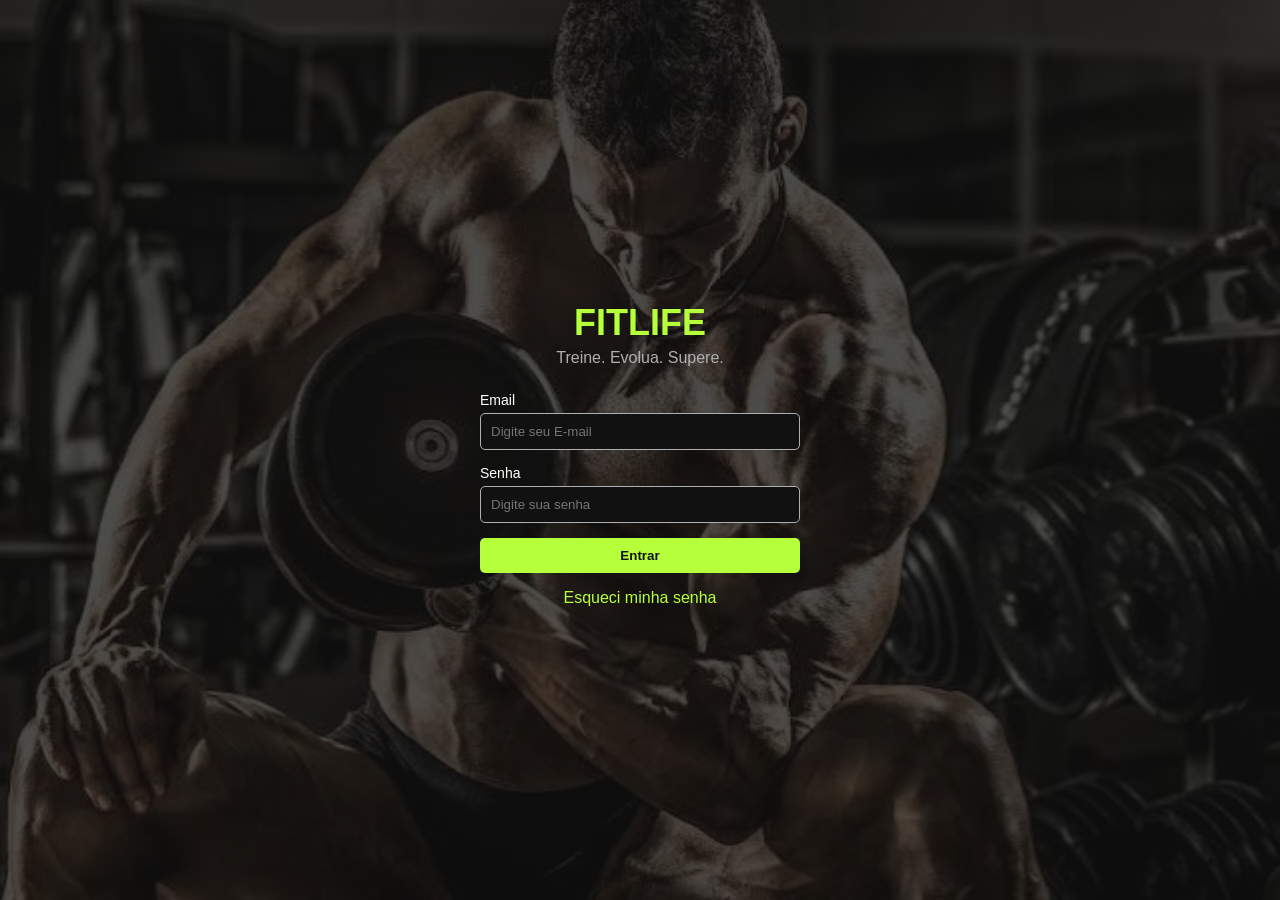
<file: index.html>
<!DOCTYPE html>
<html lang="pt-BR">

<head>

    <meta charset="UTF-8">

    <meta name="viewport" content="width=device-width, initial-scale=1.0">

    <title>FitLife - Login</title>

    <link rel="stylesheet" href="style.css">

</head>

<body class="pagina-login">

    <div class="caixa-login"> 
        <h1>FITLIFE</h1> 
        <h2>Treine. Evolua. Supere.</h2>

        <form id="form-login">

            <label for="email">
                Email
            </label>
            <input type="email"
            id="email"
            placeholder="Digite seu E-mail"
            required
            >

            <label for="senha"> 
                Senha
            </label>
            <input type="password"
            id="senha"
            placeholder="Digite sua senha"
            required
            >

            <button type="submit">
                Entrar
            </button>

            <p class="recuperar-senha">
    <a href="#" id="abrir-recuperacao">
        Esqueci minha senha
    </a>
</p>


<div
    id="recuperacao-senha"
    class="recuperacao-senha"
>

    <h3>Recuperar senha</h3>

    <p>
        Digite seu e-mail cadastrado.
    </p>

    <input
        type="email"
        id="email-recuperacao"
        placeholder="Digite seu e-mail"
    >

    <button
        type="button"
        id="enviar-recuperacao"
    >
        Recuperar senha
    </button>

    <p id="mensagem-recuperacao">
    </p>

</div>

            <p id="mensagem-erro"></p>

            

        </form>

    </div>


    <script src="script.js"></script>
</body>

</html>
</file>
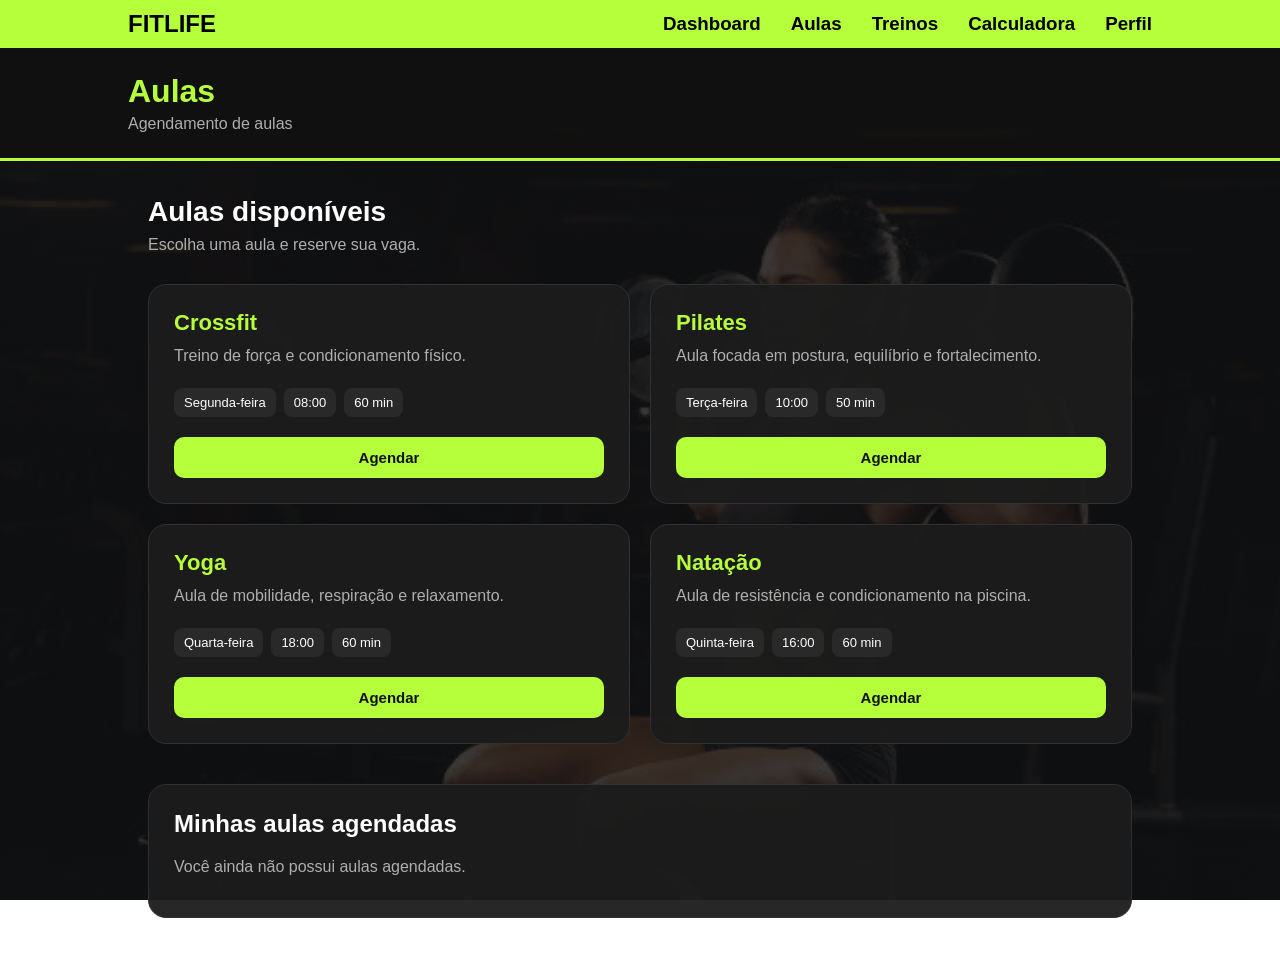
<file: aulas.html>
<!DOCTYPE html>
<html lang="pt-BR">

<head>

    <meta charset="UTF-8">

    <meta name="viewport" content="width=device-width, initial-scale=1.0">

    <title>Aulas - FitLife</title>

    <link rel="stylesheet" href="style.css">

</head>

<body class="body-aulas">

    <div class="menu">

        <a href="index.html">
            <h2>FITLIFE</h2>
        </a>

        <div class="links-menu">

            <a href="dashboard.html">
                <h3>Dashboard</h3>
            </a>

            <a href="aulas.html">
                <h3>Aulas</h3>
            </a>

            <a href="treinos.html">
                <h3>Treinos</h3>
            </a>

            <a href="calculadora.html">
                <h3>Calculadora</h3>
            </a>

            <a href="perfil.html">
                <h3>Perfil</h3>
            </a>

        </div>

    </div>


    <header class="aulas-header">

        <h1>Aulas</h1>

        <p>Agendamento de aulas</p>

    </header>


    <main class="pagina-aulas">

        <section class="titulo-aulas">

            <h2>Aulas disponíveis</h2>

            <p>
                Escolha uma aula e reserve sua vaga.
            </p>

        </section>


        <section class="grade-aulas">


            <div class="card-aula">

                <div class="info-aula">

                    <h3>Crossfit</h3>

                    <p>
                        Treino de força e condicionamento físico.
                    </p>

                    <div class="dados-aula">

                        <span>Segunda-feira</span>

                        <span>08:00</span>

                        <span>60 min</span>

                    </div>

                </div>


                <button
                    type="button"
                    class="botao-agendar"
                    data-aula="Crossfit"
                >
                    Agendar
                </button>

            </div>


            <div class="card-aula">

                <div class="info-aula">

                    <h3>Pilates</h3>

                    <p>
                        Aula focada em postura, equilíbrio e fortalecimento.
                    </p>

                    <div class="dados-aula">

                        <span>Terça-feira</span>

                        <span>10:00</span>

                        <span>50 min</span>

                    </div>

                </div>


                <button
                    type="button"
                    class="botao-agendar"
                    data-aula="Pilates"
                >
                    Agendar
                </button>

            </div>


            <div class="card-aula">

                <div class="info-aula">

                    <h3>Yoga</h3>

                    <p>
                        Aula de mobilidade, respiração e relaxamento.
                    </p>

                    <div class="dados-aula">

                        <span>Quarta-feira</span>

                        <span>18:00</span>

                        <span>60 min</span>

                    </div>

                </div>


                <button
                    type="button"
                    class="botao-agendar"
                    data-aula="Yoga"
                >
                    Agendar
                </button>

            </div>


            <div class="card-aula">

                <div class="info-aula">

                    <h3>Natação</h3>

                    <p>
                        Aula de resistência e condicionamento na piscina.
                    </p>

                    <div class="dados-aula">

                        <span>Quinta-feira</span>

                        <span>16:00</span>

                        <span>60 min</span>

                    </div>

                </div>


                <button
                    type="button"
                    class="botao-agendar"
                    data-aula="Natação"
                >
                    Agendar
                </button>

            </div>

        </section>


        <section class="minhas-aulas">

            <h2>Minhas aulas agendadas</h2>

            <p id="mensagem-aulas">
                Você ainda não possui aulas agendadas.
            </p>

            <div id="lista-aulas-agendadas">
            </div>

        </section>

    </main>


    <script src="script.js"></script>

</body>

</html>
</file>
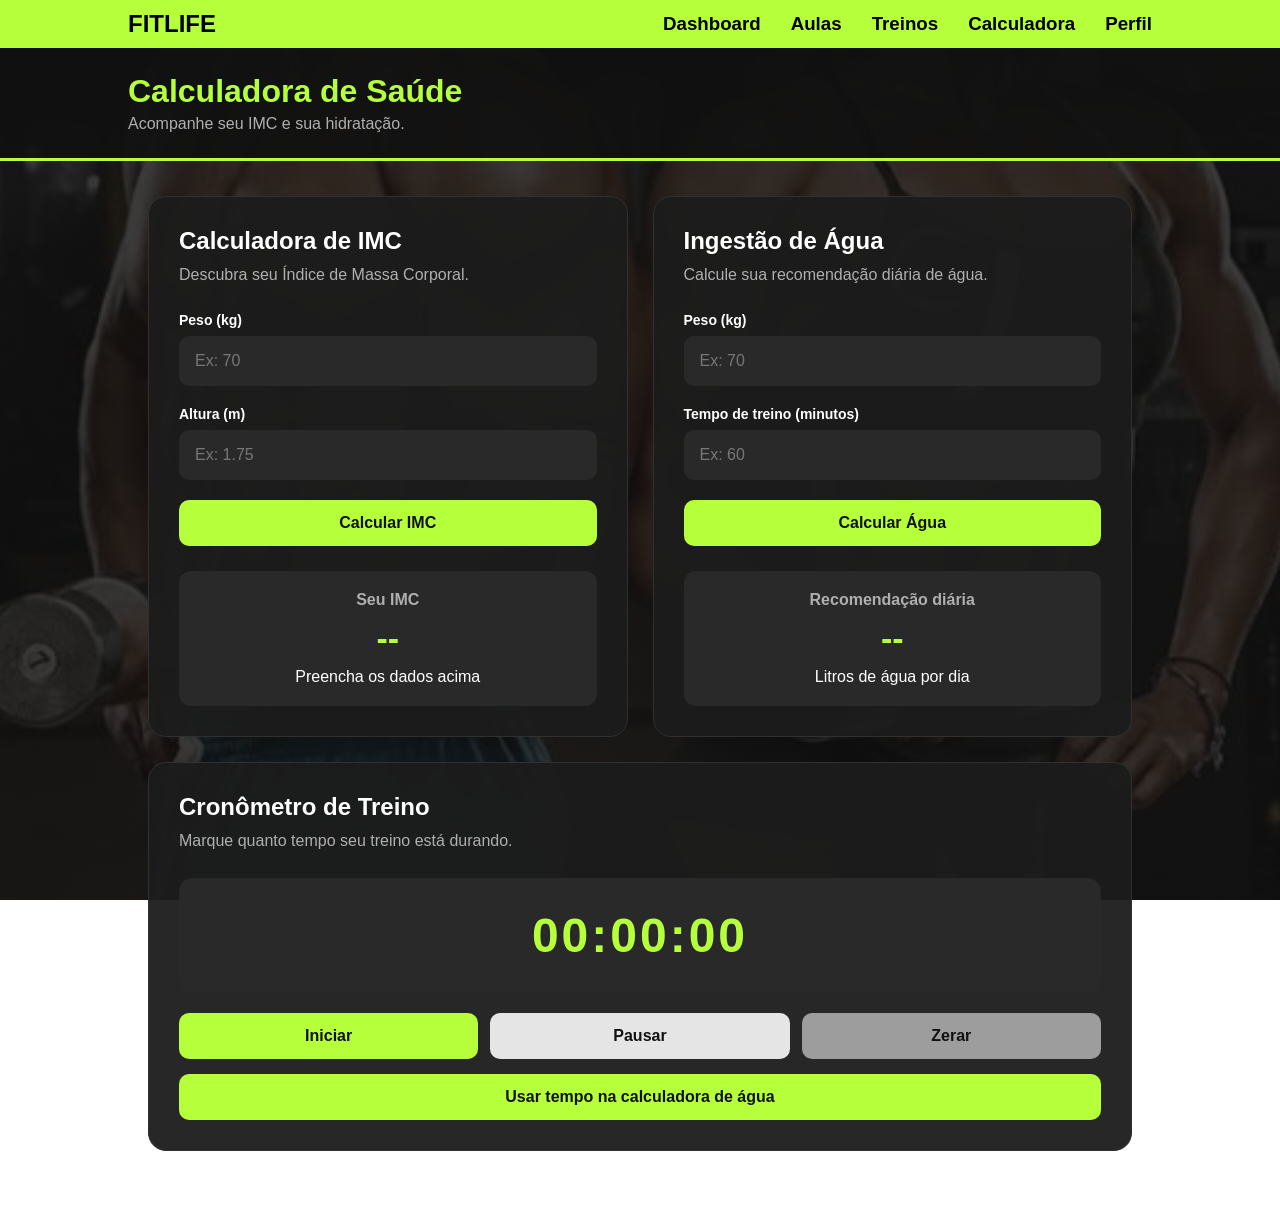
<file: calculadora.html>
<!DOCTYPE html>
<html lang="pt-BR">

<head>

    <meta charset="UTF-8">

    <meta name="viewport" content="width=device-width, initial-scale=1.0">

    <title>Calculadora - FitLife</title>

    <link rel="stylesheet" href="style.css">

</head>

<body class="body-calculadora">

    <div class="menu">

        <a href="index.html">
            <h2>FITLIFE</h2>
        </a>

        <div class="links-menu">

            <a href="dashboard.html">
                <h3>Dashboard</h3>
            </a>

            <a href="aulas.html">
                <h3>Aulas</h3>
            </a>

            <a href="treinos.html">
                <h3>Treinos</h3>
            </a>

            <a href="calculadora.html">
                <h3>Calculadora</h3>
            </a>

            <a href="perfil.html">
                <h3>Perfil</h3>
            </a>

        </div>

    </div>


    <header class="calculadora-header">

        <h1>Calculadora de Saúde</h1>

        <p>
            Acompanhe seu IMC e sua hidratação.
        </p>

    </header>


    <main class="pagina-calculadora">


        <section class="calculadora-card">

            <h2>Calculadora de IMC</h2>

            <p>
                Descubra seu Índice de Massa Corporal.
            </p>


            <div class="campo-calculadora">

                <label for="peso">
                    Peso (kg)
                </label>

                <input
                    type="number"
                    id="peso"
                    placeholder="Ex: 70"
                    min="1"
                >

            </div>


            <div class="campo-calculadora">

                <label for="altura">
                    Altura (m)
                </label>

                <input
                    type="number"
                    id="altura"
                    placeholder="Ex: 1.75"
                    min="0.1"
                    step="0.01"
                >

            </div>


            <button
                type="button"
                id="calcular-imc"
            >
                Calcular IMC
            </button>


            <div class="resultado-calculadora">

                <h3>Seu IMC</h3>

                <p id="resultado-imc">
                    --
                </p>

                <span id="classificacao-imc">
                    Preencha os dados acima
                </span>

            </div>

        </section>


        <section class="calculadora-card">

            <h2>Ingestão de Água</h2>

            <p>
                Calcule sua recomendação diária de água.
            </p>


            <div class="campo-calculadora">

                <label for="peso-agua">
                    Peso (kg)
                </label>

                <input
                    type="number"
                    id="peso-agua"
                    placeholder="Ex: 70"
                    min="1"
                >

            </div>


            <div class="campo-calculadora">

                <label for="tempo-treino">
                    Tempo de treino (minutos)
                </label>

                <input
                    type="number"
                    id="tempo-treino"
                    placeholder="Ex: 60"
                    min="0"
                >

            </div>


            <button
                type="button"
                id="calcular-agua"
            >
                Calcular Água
            </button>


            <div class="resultado-calculadora">

                <h3>Recomendação diária</h3>

                <p id="resultado-agua">
                    --
                </p>

                <span>
                    Litros de água por dia
                </span>

            </div>

        </section>


        <section class="calculadora-card cronometro-card">

            <h2>Cronômetro de Treino</h2>

            <p>
                Marque quanto tempo seu treino está durando.
            </p>


            <div class="cronometro-display">

                <p id="cronometro">
                    00:00:00
                </p>

            </div>


            <div class="botoes-cronometro">

                <button
                    type="button"
                    id="iniciar-cronometro"
                >
                    Iniciar
                </button>


                <button
                    type="button"
                    id="pausar-cronometro"
                >
                    Pausar
                </button>


                <button
                    type="button"
                    id="zerar-cronometro"
                >
                    Zerar
                </button>

            </div>


            <button
                type="button"
                id="usar-tempo-cronometro"
            >
                Usar tempo na calculadora de água
            </button>

        </section>

    </main>


    <script src="script.js"></script>

</body>

</html>
</file>
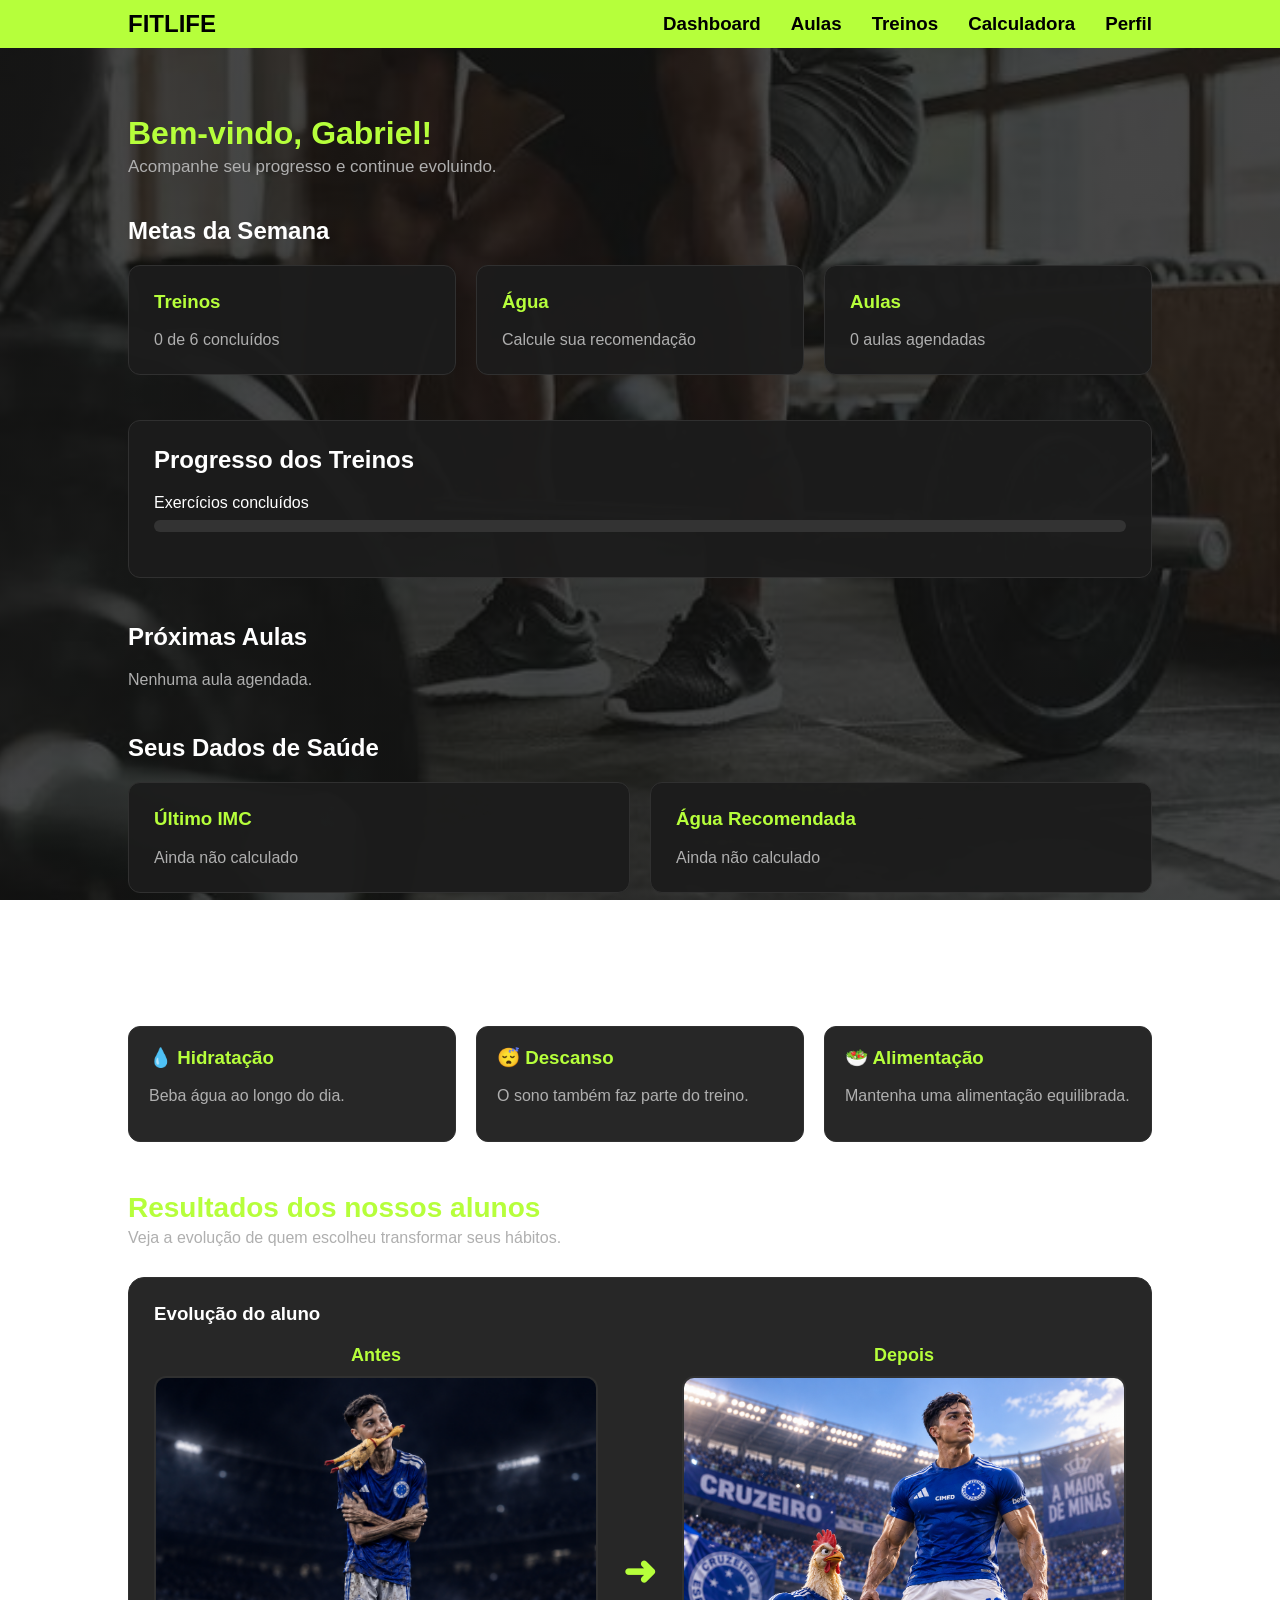
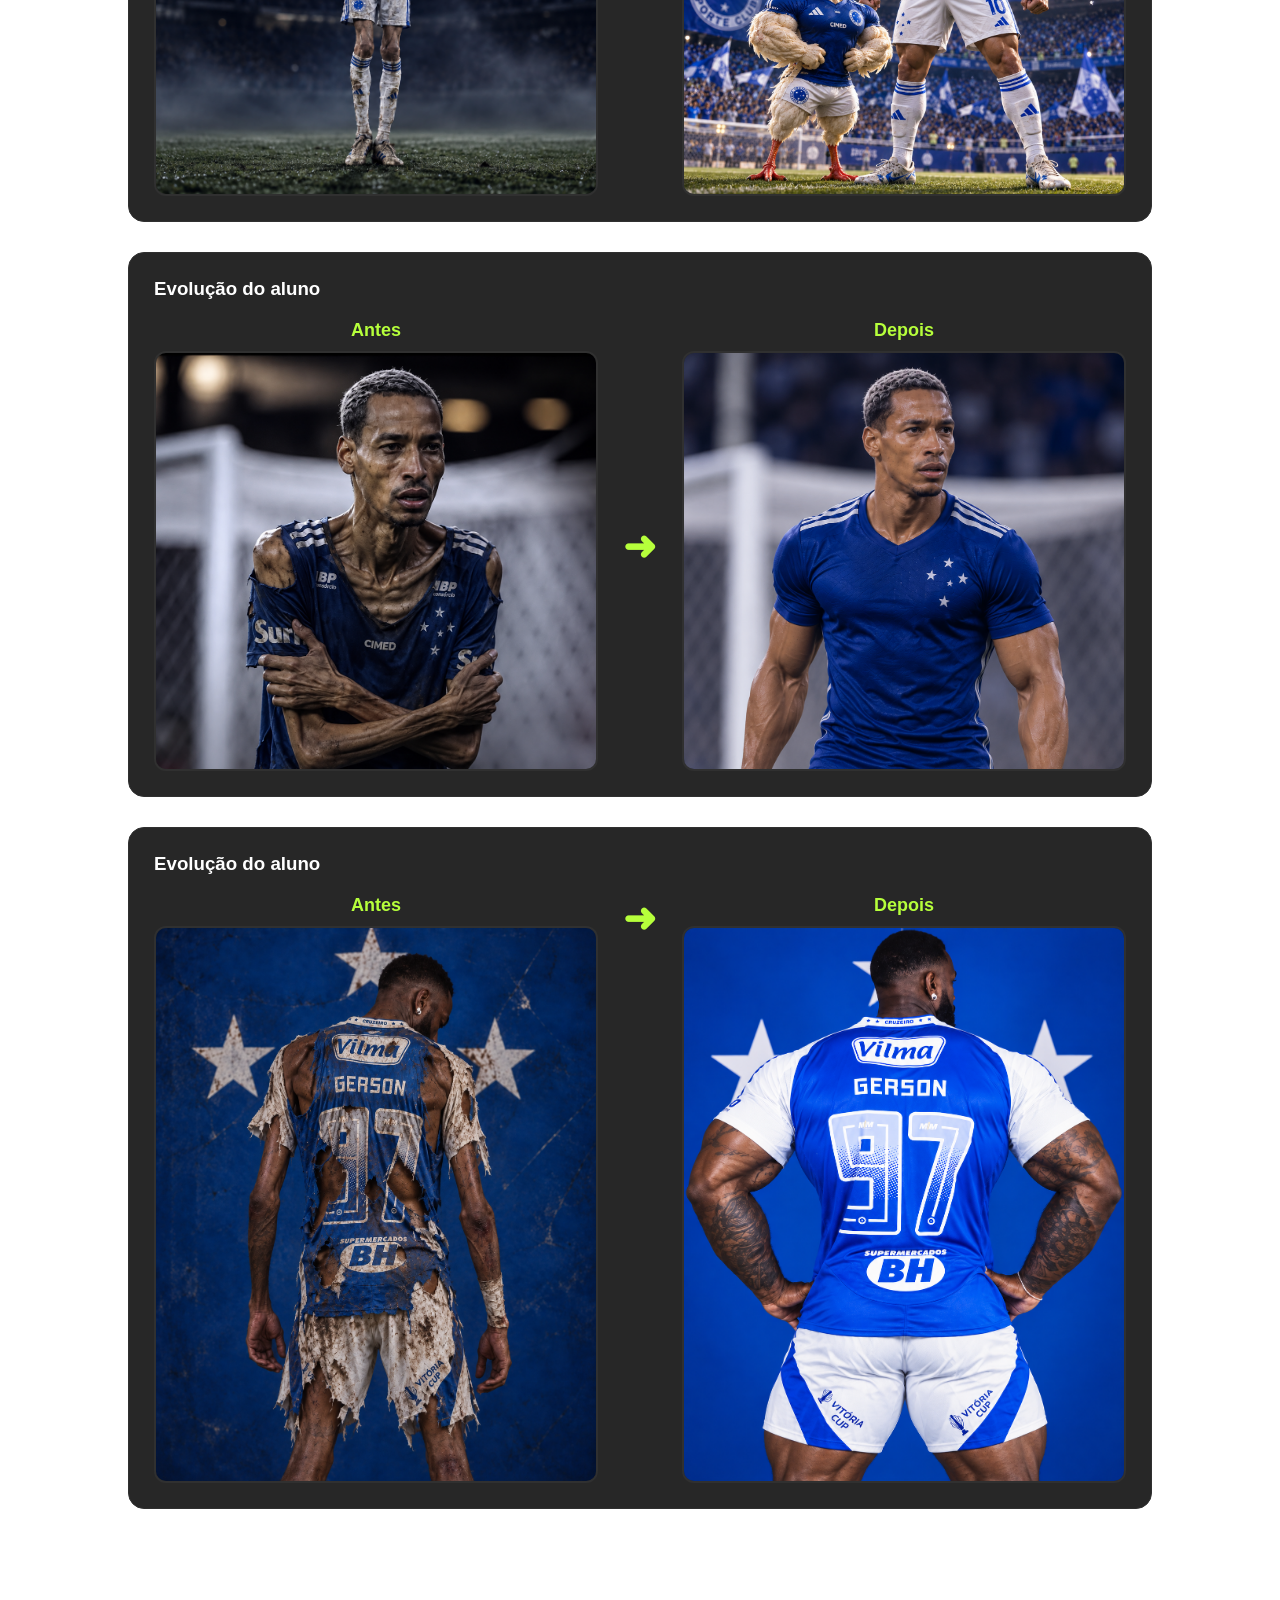
<file: dashboard.html>
<!DOCTYPE html>
<html lang="pt-BR">

<head>
    <meta charset="UTF-8">
    <meta name="viewport" content="width=device-width, initial-scale=1.0">

    <title>FitLife - Dashboard</title>

    <link rel="stylesheet" href="style.css">
</head>

<body class="pagina-dashboard">

    <div class="menu">

        <a href="index.html">
            <h2>FITLIFE</h2>
        </a>

        <div class="links-menu">

            <a href="dashboard.html">
                <h3>Dashboard</h3>
            </a>

            <a href="aulas.html">
                <h3>Aulas</h3>
            </a>

            <a href="treinos.html">
                <h3>Treinos</h3>
            </a>

            <a href="calculadora.html">
                <h3>Calculadora</h3>
            </a>

            <a href="perfil.html">
                <h3>Perfil</h3>
            </a>

        </div>

    </div>


    <main class="conteudo-dashboard">

        <section class="boas-vindas">

            <h1>Bem-vindo, Gabriel!</h1>

            <p>
                Acompanhe seu progresso e continue evoluindo.
            </p>

        </section>


        <section class="metas-semana">

            <h2>Metas da Semana</h2>

            <div class="cards-metas">

                <div class="card-meta">

                    <h3>Treinos</h3>

                    <p id="meta-treinos">
                        0 de 6 concluídos
                    </p>

                </div>


                <div class="card-meta">

                    <h3>Água</h3>

                    <p id="meta-agua">
                        Calcule sua recomendação
                    </p>

                </div>


                <div class="card-meta">

                    <h3>Aulas</h3>

                    <p id="meta-aulas">
                        0 aulas agendadas
                    </p>

                </div>

            </div>

        </section>


        <section class="progresso-semana">

            <h2>Progresso dos Treinos</h2>

            <div class="progresso-item">

                <p>Exercícios concluídos</p>

                <div class="barra">

                    <div
                        class="barra-preenchida"
                        id="barra-dashboard-treinos">
                    </div>

                </div>

            </div>

        </section>


        <section class="proximas-aulas">

            <h2>Próximas Aulas</h2>

            <div id="proximas-aulas-dashboard">

                <p>
                    Nenhuma aula agendada.
                </p>

            </div>

        </section>


        <section class="resumo-saude">

            <h2>Seus Dados de Saúde</h2>

            <div class="cards-metas">

                <div class="card-meta">

                    <h3>Último IMC</h3>

                    <p id="dashboard-imc">
                        Ainda não calculado
                    </p>

                </div>


                <div class="card-meta">

                    <h3>Água Recomendada</h3>

                    <p id="dashboard-agua">
                        Ainda não calculado
                    </p>

                </div>

            </div>

        </section>


        <section class="dicas-saude">

            <h2>Dicas de Saúde</h2>

            <div class="dica">

                <h3>💧 Hidratação</h3>

                <p>
                    Beba água ao longo do dia.
                </p>

            </div>


            <div class="dica">

                <h3>😴 Descanso</h3>

                <p>
                    O sono também faz parte do treino.
                </p>

            </div>


            <div class="dica">

                <h3>🥗 Alimentação</h3>

                <p>
                    Mantenha uma alimentação equilibrada.
                </p>

            </div>

        </section>

        <section class="resultados-clientes">

    <h2>Resultados dos nossos alunos</h2>

    <p>
        Veja a evolução de quem escolheu transformar seus hábitos.
    </p>


    <div class="lista-resultados">

        <div class="resultado-card">

            <h3>Evolução do aluno</h3>

            <div class="antes-depois">

                <div class="foto-resultado">

                    <span>Antes</span>

                    <img
                        src="imagens/aluno1-antes.png"
                        alt="Aluno antes da evolução"
                    >

                </div>


                <div class="seta-evolucao">
                    ➜
                </div>


                <div class="foto-resultado">

                    <span>Depois</span>

                    <img
                        src="imagens/aluno1-depois.png"
                        alt="Aluno depois da evolução"
                    >

                </div>

            </div>

        </div>

        <div class="resultado-card">

            <h3>Evolução do aluno</h3>

            <div class="antes-depois">

                <div class="foto-resultado">

                    <span>Antes</span>

                    <img
                        src="imagens/aluno2-antes.png"
                        alt="Aluno antes da evolução"
                    >

                </div>


                <div class="seta-evolucao">
                    ➜
                </div>


                <div class="foto-resultado">

                    <span>Depois</span>

                    <img
                        src="imagens/aluno2-depois.png"
                        alt="Aluno depois da evolução"
                    >

                </div>

            </div>

        </div>

        <div class="resultado-card resultado-gerson">

            <h3>Evolução do aluno</h3>

            <div class="antes-depois">

                <div class="foto-resultado">

                    <span>Antes</span>

                    <img
                        src="imagens/aluno3-antes.png"
                        alt="Aluno antes da evolução"
                    >

                </div>


                <div class="seta-evolucao">
                    ➜
                </div>


                <div class="foto-resultado">

                    <span>Depois</span>

                    <img
                        src="imagens/aluno3-depois.png"
                        alt="Aluno depois da evolução"
                    >

                </div>

            </div>

        </div>

    </div>

</section>

    </main>


    <script src="script.js"></script>

</body>

</html>
</file>
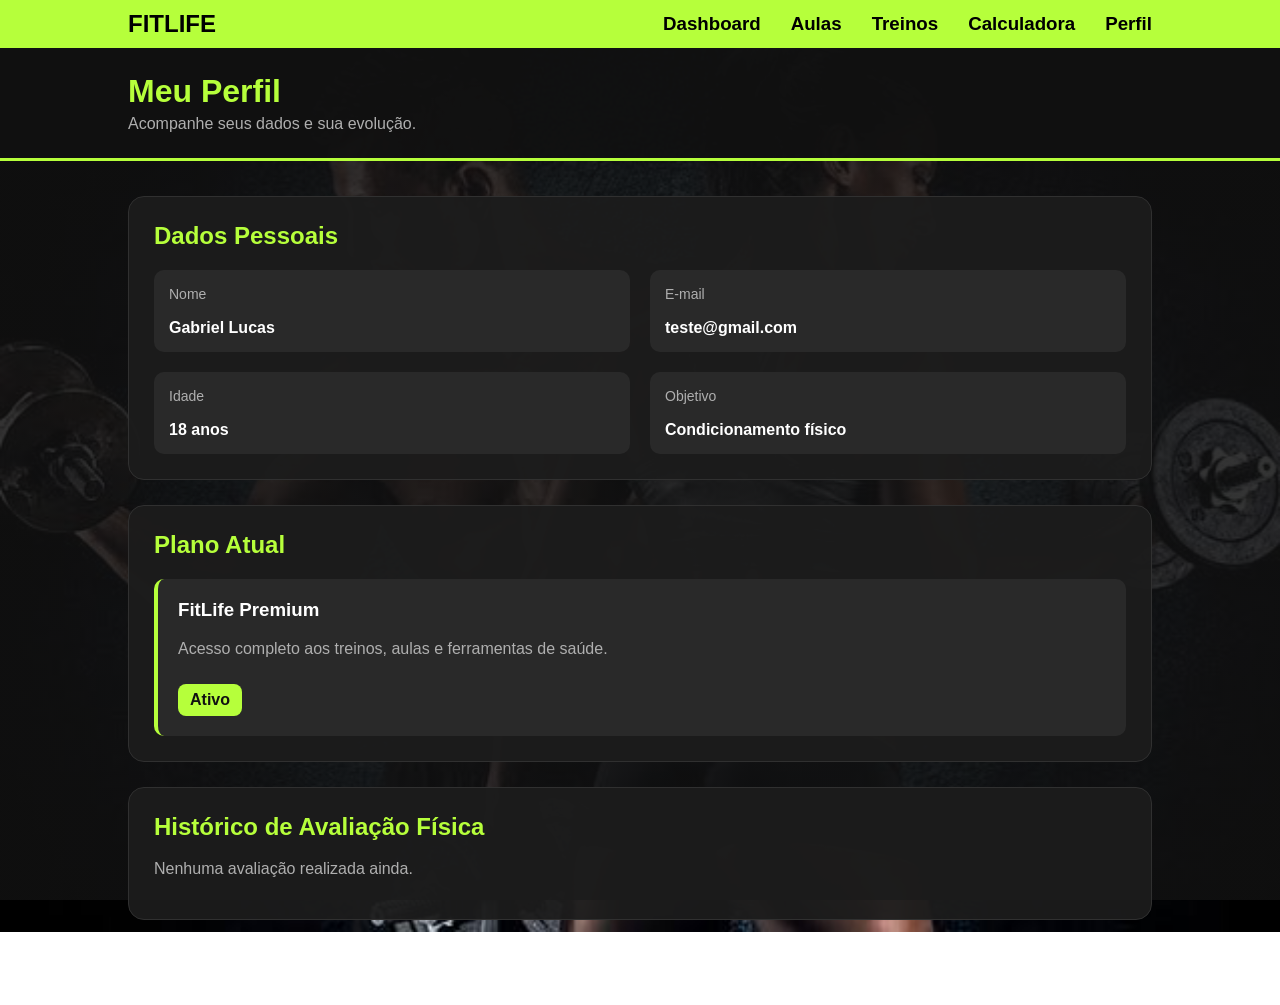
<file: perfil.html>
<!DOCTYPE html>
<html lang="pt-BR">

<head>

    <meta charset="UTF-8">

    <meta
        name="viewport"
        content="width=device-width, initial-scale=1.0"
    >

    <title>Perfil - FitLife</title>

    <link
        rel="stylesheet"
        href="style.css"
    >

</head>

<body class="body-perfil">

    <div class="menu">

        <a href="index.html">
            <h2>FITLIFE</h2>
        </a>

        <div class="links-menu">

            <a href="dashboard.html">
                <h3>Dashboard</h3>
            </a>

            <a href="aulas.html">
                <h3>Aulas</h3>
            </a>

            <a href="treinos.html">
                <h3>Treinos</h3>
            </a>

            <a href="calculadora.html">
                <h3>Calculadora</h3>
            </a>

            <a href="perfil.html">
                <h3>Perfil</h3>
            </a>

        </div>

    </div>


    <header class="perfil-header">

        <h1>Meu Perfil</h1>

        <p>
            Acompanhe seus dados e sua evolução.
        </p>

    </header>


    <main class="pagina-perfil">


        <section class="perfil-card">

    <h2>Dados Pessoais</h2>

    <div class="dados-perfil">

        <div>
            <span>Nome</span>
            <p>Gabriel Lucas</p>
        </div>

        <div>
            <span>E-mail</span>
            <p>teste@gmail.com</p>
        </div>

        <div>
            <span>Idade</span>
            <p>18 anos</p>
        </div>

        <div>
            <span>Objetivo</span>
            <p>Condicionamento físico</p>
        </div>

    </div>

</section>


        <section class="perfil-card">

            <h2>Plano Atual</h2>

            <div class="plano-atual">

                <h3>
                    FitLife Premium
                </h3>

                <p>
                    Acesso completo aos treinos,
                    aulas e ferramentas de saúde.
                </p>

                <span>
                    Ativo
                </span>

            </div>

        </section>


        <section class="perfil-card">

            <h2>
                Histórico de Avaliação Física
            </h2>

            <p id="sem-avaliacoes">
                Nenhuma avaliação realizada ainda.
            </p>

            <div
                class="avaliacao"
                id="historico-avaliacoes"
            >
            </div>

        </section>


    </main>


    <script src="script.js"></script>

</body>

</html>
</file>
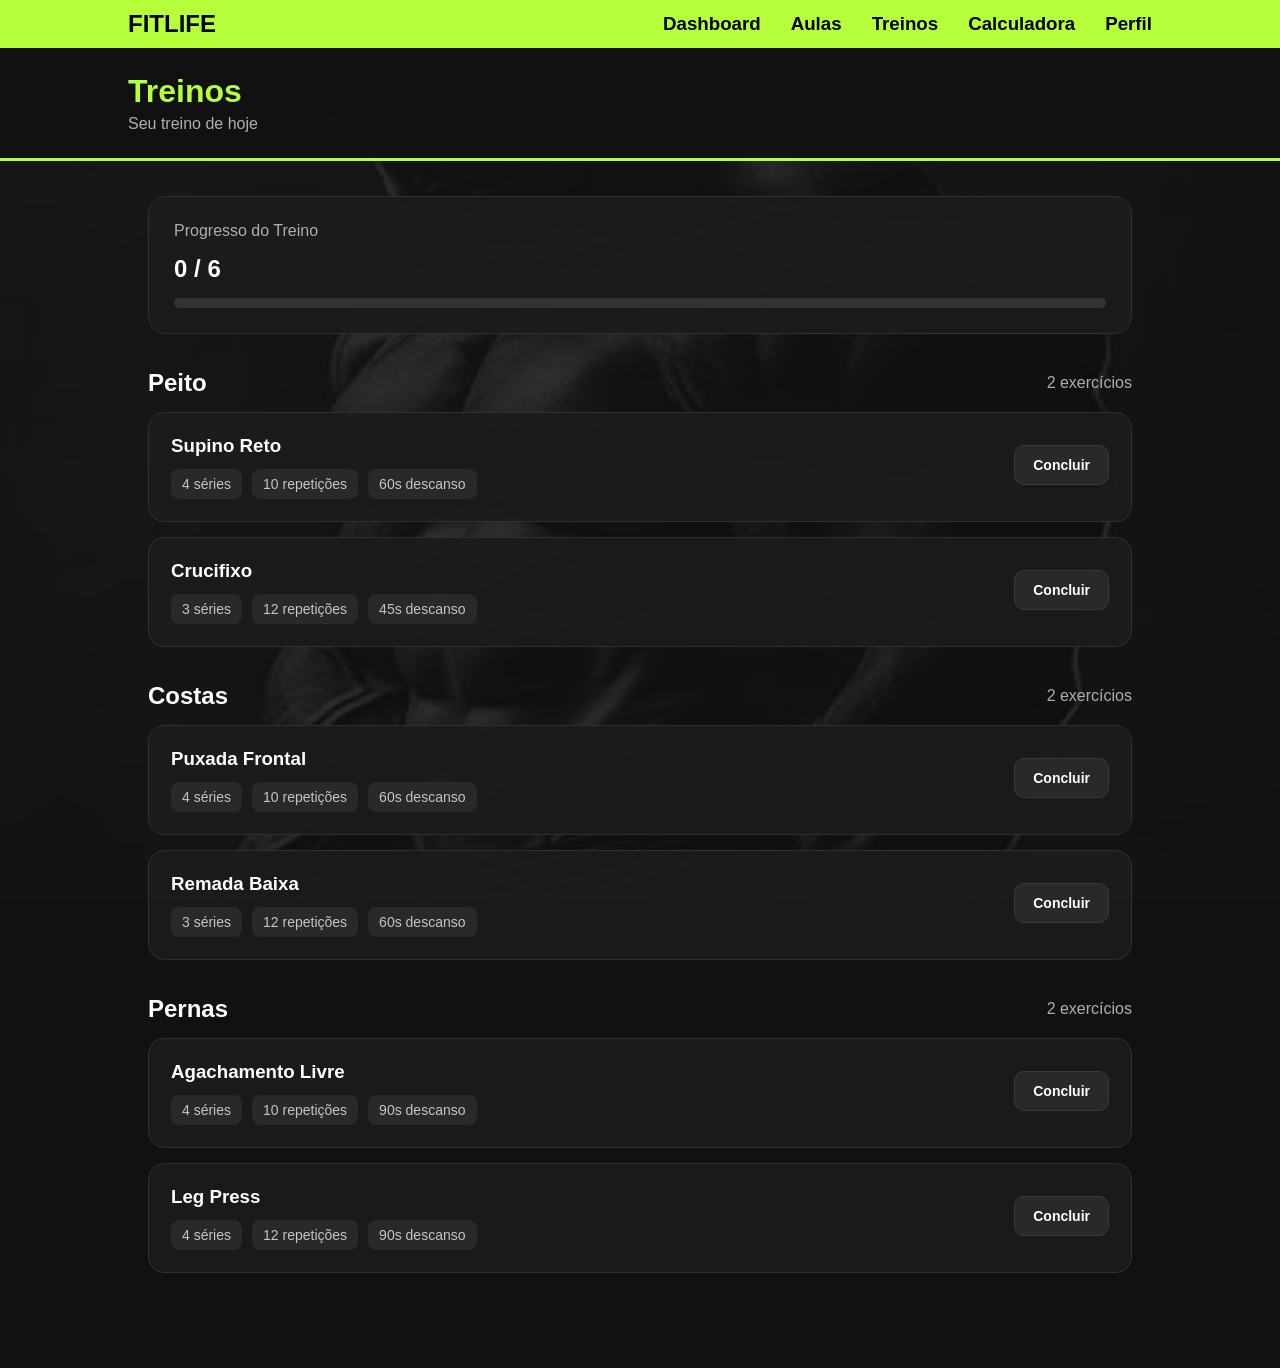
<file: treinos.html>
<!DOCTYPE html>
<html lang="pt-BR">

<head>

    <meta charset="UTF-8">

    <meta name="viewport" content="width=device-width, initial-scale=1.0">

    <title>Treinos - FitLife</title>

    <link rel="stylesheet" href="style.css">

</head>

<body class="body-treinos">

    <div class="menu">

        <a href="index.html">
            <h2>FITLIFE</h2>
        </a>

        <div class="links-menu">

            <a href="dashboard.html">
                <h3>Dashboard</h3>
            </a>

            <a href="aulas.html">
                <h3>Aulas</h3>
            </a>

            <a href="treinos.html">
                <h3>Treinos</h3>
            </a>

            <a href="calculadora.html">
                <h3>Calculadora</h3>
            </a>

            <a href="perfil.html">
                <h3>Perfil</h3>
            </a>

        </div>

    </div>


    <header class="treino-header">

        <h1>Treinos</h1>

        <p>Seu treino de hoje</p>

    </header>


    <main class="pagina-treinos">

        <section class="resumo-treino">

            <p>Progresso do Treino</p>

            <h2>

                <span id="exercicios-concluidos">
                    0
                </span>

                /

                <span id="total-exercicios">
                    6
                </span>

            </h2>


            <div class="barra-progresso">

                <div id="progresso-treino">
                </div>

            </div>

        </section>


        <section class="grupo-treino">

            <div class="titulo-grupo">

                <h2>Peito</h2>

                <span>2 exercícios</span>

            </div>


            <div class="card-exercicio">

                <div class="info-exercicio">

                    <h3>Supino Reto</h3>

                    <div class="dados-exercicio">

                        <span>4 séries</span>

                        <span>10 repetições</span>

                        <span>60s descanso</span>

                    </div>

                </div>


                <label class="botao-concluir">

                    <input
                        type="checkbox"
                        class="exercicio-check"
                    >

                    <span>Concluir</span>

                </label>

            </div>


            <div class="card-exercicio">

                <div class="info-exercicio">

                    <h3>Crucifixo</h3>

                    <div class="dados-exercicio">

                        <span>3 séries</span>

                        <span>12 repetições</span>

                        <span>45s descanso</span>

                    </div>

                </div>


                <label class="botao-concluir">

                    <input
                        type="checkbox"
                        class="exercicio-check"
                    >

                    <span>Concluir</span>

                </label>

            </div>

        </section>


        <section class="grupo-treino">

            <div class="titulo-grupo">

                <h2>Costas</h2>

                <span>2 exercícios</span>

            </div>


            <div class="card-exercicio">

                <div class="info-exercicio">

                    <h3>Puxada Frontal</h3>

                    <div class="dados-exercicio">

                        <span>4 séries</span>

                        <span>10 repetições</span>

                        <span>60s descanso</span>

                    </div>

                </div>


                <label class="botao-concluir">

                    <input
                        type="checkbox"
                        class="exercicio-check"
                    >

                    <span>Concluir</span>

                </label>

            </div>


            <div class="card-exercicio">

                <div class="info-exercicio">

                    <h3>Remada Baixa</h3>

                    <div class="dados-exercicio">

                        <span>3 séries</span>

                        <span>12 repetições</span>

                        <span>60s descanso</span>

                    </div>

                </div>


                <label class="botao-concluir">

                    <input
                        type="checkbox"
                        class="exercicio-check"
                    >

                    <span>Concluir</span>

                </label>

            </div>

        </section>


        <section class="grupo-treino">

            <div class="titulo-grupo">

                <h2>Pernas</h2>

                <span>2 exercícios</span>

            </div>


            <div class="card-exercicio">

                <div class="info-exercicio">

                    <h3>Agachamento Livre</h3>

                    <div class="dados-exercicio">

                        <span>4 séries</span>

                        <span>10 repetições</span>

                        <span>90s descanso</span>

                    </div>

                </div>


                <label class="botao-concluir">

                    <input
                        type="checkbox"
                        class="exercicio-check"
                    >

                    <span>Concluir</span>

                </label>

            </div>


            <div class="card-exercicio">

                <div class="info-exercicio">

                    <h3>Leg Press</h3>

                    <div class="dados-exercicio">

                        <span>4 séries</span>

                        <span>12 repetições</span>

                        <span>90s descanso</span>

                    </div>

                </div>


                <label class="botao-concluir">

                    <input
                        type="checkbox"
                        class="exercicio-check"
                    >

                    <span>Concluir</span>

                </label>

            </div>

        </section>

    </main>


    <script src="script.js"></script>

</body>

</html>
</file>
<file: style.css>
/* ========================
CORES DO SITE
======================== */

:root {
    --verde: #B6FF3B;
    --fundo: #111111;
    --card: #1C1C1C;
    --branco: #FFFFFF;
    --cinza: #AFAFAF;
}


/* ========================
INFORMAÇÕES GERAIS
======================== */

body {
    margin: 0;

    background-color: var(--fundo);
    color: var(--branco);

    font-family: Arial, sans-serif;
}

p {
    color: var(--cinza);
}

a {
    text-decoration: none;
}


/* ========================
MENU
======================== */

.menu {
    background-color: var(--verde);

    padding: 10px 10%;

    display: flex;
    align-items: center;
    justify-content: space-between;

    position: relative;
    z-index: 10;
}

.links-menu {
    display: flex;
    align-items: center;

    gap: 30px;
}

.links-menu h3 {
    margin: 0;
}

.menu h2 {
    margin: 0;

    color: black;
}

.menu h3 {
    color: black;

    transition: 0.2s;
}

.menu h2:hover,
.menu h3:hover {
    color: white;
}


/* ========================
LOGIN
======================== */

.pagina-login {
    min-height: 100vh;

    margin: 0;

    background:
        linear-gradient(
            rgba(17, 17, 17, 0.75),
            rgba(17, 17, 17, 0.75)
        ),
        url("imagens/fundo-musculacao.jpg");

    background-size: cover;
    background-position: center;
    background-repeat: no-repeat;

    color: var(--branco);

    display: flex;
    justify-content: center;
    align-items: center;
}

.caixa-login {
    width: 320px;

    padding: 30px;

    background-color: rgba(28, 28, 28, 0);

    display: flex;
    flex-direction: column;
    align-items: center;

    border-radius: 12px;
}

.caixa-login h1 {
    margin-bottom: 5px;

    color: var(--verde);

    font-size: 36px;
}

.caixa-login h2 {
    margin-top: 0;
    margin-bottom: 25px;

    color: var(--cinza);

    font-size: 16px;
    font-weight: normal;

    text-align: center;
}

form {
    width: 100%;
}

label {
    display: block;

    margin-bottom: 5px;

    color: var(--branco);

    font-size: 14px;
}

input {
    width: 100%;

    padding: 10px;
    margin-bottom: 15px;

    background-color: var(--fundo);
    color: var(--branco);

    border: 1px solid var(--cinza);
    border-radius: 5px;

    box-sizing: border-box;

    outline: none;
}

input:focus {
    border-color: var(--verde);
}

button {
    width: 100%;

    padding: 10px;

    background-color: var(--verde);
    color: var(--fundo);

    border: none;
    border-radius: 5px;

    font-weight: bold;

    cursor: pointer;

    transition: 0.2s;
}

button:hover {
    background-color: #9FE62F;
}

#mensagem-erro {
    margin-top: 12px;

    color: #FF4D4D;

    text-align: center;

    font-size: 14px;
}


/* ========================
RECUPERAÇÃO DE SENHA
======================== */

.recuperar-senha {
    text-align: center;
}

.recuperar-senha a {
    color: var(--verde);
}

.recuperar-senha a:hover {
    text-decoration: underline;
}

.recuperacao-senha {
    display: none;

    margin-top: 20px;
    padding-top: 20px;

    border-top: 1px solid #444444;
}

.recuperacao-senha.ativo {
    display: block;
}

.recuperacao-senha h3 {
    color: var(--verde);

    text-align: center;
}

#mensagem-recuperacao {
    margin-top: 10px;

    text-align: center;
}


/* ========================
CALCULADORA
======================== */

.body-calculadora {
    min-height: 100vh;

    background:
        linear-gradient(
            rgba(17, 17, 17, 0.82),
            rgba(17, 17, 17, 0.82)
        ),
        url("imagens/fundodacalculadora.jpg");

    background-size: cover;
    background-position: center;
    background-repeat: no-repeat;
    background-attachment: fixed;

    color: var(--branco);
}

.calculadora-header {
    width: 100%;

    box-sizing: border-box;

    padding: 25px 8%;

    background-color: rgba(17, 17, 17, 0.92);

    border-bottom: 3px solid var(--verde);
}

.calculadora-header h1 {
    margin: 0;

    color: var(--verde);

    font-size: 32px;
}

.calculadora-header p {
    margin: 5px 0 0;
}

.pagina-calculadora {
    width: 100%;
    max-width: 1000px;

    box-sizing: border-box;

    margin: 0 auto;

    padding: 35px 20px 60px;

    display: grid;

    grid-template-columns: repeat(2, 1fr);

    gap: 25px;
}

.calculadora-card {
    padding: 30px;

    background-color: rgba(28, 28, 28, 0.95);

    border: 1px solid #303030;
    border-radius: 18px;

    box-sizing: border-box;

    transition: 0.3s;
}

.calculadora-card:hover {
    border-color: var(--verde);

    transform: translateY(-2px);
}

.calculadora-card h2 {
    margin-top: 0;
    margin-bottom: 8px;
}

.calculadora-card > p {
    margin-top: 0;
    margin-bottom: 25px;

    line-height: 1.5;
}

.campo-calculadora {
    display: flex;
    flex-direction: column;

    margin-bottom: 20px;
}

.campo-calculadora label {
    margin-bottom: 8px;

    font-weight: bold;
}

.campo-calculadora input {
    margin: 0;

    padding: 14px;

    background-color: #292929;

    border: 2px solid transparent;
    border-radius: 10px;

    font-size: 16px;

    transition: 0.3s;
}

.campo-calculadora input:focus {
    border-color: var(--verde);
}

.campo-calculadora input::placeholder {
    color: #777777;
}

.calculadora-card button {
    padding: 14px;

    border-radius: 10px;

    font-size: 16px;
}

.resultado-calculadora {
    margin-top: 25px;

    padding: 20px;

    background-color: #292929;

    border-radius: 12px;

    text-align: center;
}

.resultado-calculadora h3 {
    margin: 0;

    color: var(--cinza);

    font-size: 16px;
}

.resultado-calculadora p {
    margin: 10px 0;

    color: var(--verde);

    font-size: 34px;
    font-weight: bold;
}

.resultado-calculadora span {
    color: var(--branco);
}

.cronometro-card {
    grid-column: 1 / -1;
}

.cronometro-display {
    margin-bottom: 20px;

    padding: 30px;

    background-color: #292929;

    border-radius: 14px;

    text-align: center;
}

#cronometro {
    margin: 0;

    color: var(--verde);

    font-size: 48px;
    font-weight: bold;

    letter-spacing: 3px;
}

.botoes-cronometro {
    display: grid;

    grid-template-columns: repeat(3, 1fr);

    gap: 12px;

    margin-bottom: 15px;
}

#pausar-cronometro {
    background-color: #E5E5E5;

    color: #111111;
}

#zerar-cronometro {
    background-color: #9D9D9D;

    color: #111111;
}


/* ========================
TREINOS
======================== */

.body-treinos {
    min-height: 100vh;

    position: relative;

    background-color: var(--fundo);
}

.body-treinos::before {
    content: "";

    position: fixed;

    inset: 0;

    background-image: url("imagens/fundotreino.jpg");

    background-size: cover;
    background-position: center;
    background-repeat: no-repeat;

    opacity: 0.12;

    z-index: 0;

    pointer-events: none;
}

.body-treinos .treino-header,
.body-treinos .pagina-treinos {
    position: relative;

    z-index: 1;
}

.treino-header {
    width: 100%;

    box-sizing: border-box;

    padding: 25px 8%;

    background-color: rgba(17, 17, 17, 0.94);

    border-bottom: 3px solid var(--verde);
}

.treino-header h1 {
    margin: 0;

    color: var(--verde);

    font-size: 32px;
}

.treino-header p {
    margin: 5px 0 0;
}

.pagina-treinos {
    width: 100%;
    max-width: 900px;

    box-sizing: border-box;

    margin: 0 auto;

    padding: 35px 20px 60px;
}

.resumo-treino {
    margin-bottom: 35px;

    padding: 25px;

    background-color: rgba(28, 28, 28, 0.95);

    border: 1px solid #303030;
    border-radius: 18px;
}

.resumo-treino p {
    margin: 0 0 15px;
}

.resumo-treino h2 {
    margin: 0 0 15px;
}

.barra-progresso {
    width: 100%;
    height: 10px;

    background-color: #333333;

    border-radius: 20px;

    overflow: hidden;
}

#progresso-treino {
    width: 0%;
    height: 100%;

    background-color: var(--verde);

    border-radius: 20px;

    transition: width 0.4s;
}

.grupo-treino {
    margin-bottom: 35px;
}

.titulo-grupo {
    display: flex;

    justify-content: space-between;
    align-items: center;

    gap: 15px;

    margin-bottom: 15px;
}

.titulo-grupo h2 {
    margin: 0;
}

.titulo-grupo span {
    color: var(--cinza);
}

.card-exercicio {
    display: flex;

    justify-content: space-between;
    align-items: center;

    gap: 20px;

    padding: 22px;

    margin-bottom: 15px;

    background-color: rgba(28, 28, 28, 0.95);

    border: 1px solid #303030;
    border-radius: 16px;

    transition: 0.3s;
}

.card-exercicio:hover {
    border-color: var(--verde);

    transform: translateY(-3px);
}

.info-exercicio h3 {
    margin: 0 0 12px;
}

.dados-exercicio {
    display: flex;

    flex-wrap: wrap;

    gap: 10px;
}

.dados-exercicio span {
    padding: 7px 11px;

    background-color: #292929;
    color: #C5C5C5;

    border-radius: 8px;

    font-size: 14px;
}

.botao-concluir {
    cursor: pointer;
}

.botao-concluir input {
    display: none;
}

.botao-concluir span {
    display: inline-block;

    padding: 11px 18px;

    background-color: #292929;
    color: var(--branco);

    border: 1px solid #3A3A3A;
    border-radius: 10px;

    font-weight: bold;

    transition: 0.3s;
}

.botao-concluir span:hover {
    border-color: var(--verde);
}

.botao-concluir input:checked + span {
    background-color: var(--verde);
    color: var(--fundo);

    border-color: var(--verde);
}

.card-exercicio.concluido {
    opacity: 0.6;
}


/* ========================
AULAS
======================== */

.body-aulas {
    min-height: 100vh;

    background:
        linear-gradient(
            rgba(17, 17, 17, 0.82),
            rgba(17, 17, 17, 0.82)
        ),
        url("imagens/fundodaulas.jpg");

    background-size: cover;
    background-position: center;
    background-repeat: no-repeat;
    background-attachment: fixed;

    color: var(--branco);
}

.aulas-header {
    width: 100%;

    box-sizing: border-box;

    padding: 25px 8%;

    background-color: rgba(17, 17, 17, 0.92);

    border-bottom: 3px solid var(--verde);
}

.aulas-header h1 {
    margin: 0;

    color: var(--verde);

    font-size: 32px;
}

.aulas-header p {
    margin: 5px 0 0;
}

.pagina-aulas {
    width: 100%;
    max-width: 1000px;

    box-sizing: border-box;

    margin: 0 auto;

    padding: 35px 20px 60px;
}

.titulo-aulas {
    margin-bottom: 30px;
}

.titulo-aulas h2 {
    margin: 0 0 8px;

    font-size: 28px;
}

.titulo-aulas p {
    margin: 0;
}

.grade-aulas {
    display: grid;

    grid-template-columns: repeat(2, 1fr);

    gap: 20px;

    margin-bottom: 40px;
}

.card-aula {
    padding: 25px;

    background-color: rgba(28, 28, 28, 0.95);

    border: 1px solid #303030;
    border-radius: 18px;

    box-sizing: border-box;

    transition: 0.3s;
}

.card-aula:hover {
    border-color: var(--verde);

    transform: translateY(-3px);
}

.info-aula h3 {
    margin-top: 0;
    margin-bottom: 8px;

    color: var(--verde);

    font-size: 22px;
}

.info-aula p {
    margin-top: 0;
    margin-bottom: 20px;

    line-height: 1.5;
}

.dados-aula {
    display: flex;

    flex-wrap: wrap;

    gap: 8px;

    margin-bottom: 20px;
}

.dados-aula span {
    padding: 7px 10px;

    background-color: #292929;
    color: var(--branco);

    border-radius: 8px;

    font-size: 13px;
}

.card-aula .botao-agendar {
    padding: 12px;

    border-radius: 10px;

    font-size: 15px;
}

.card-aula .botao-agendar.agendado {
    background-color: #FF4D4D;

    color: var(--branco);
}

.card-aula .botao-agendar.agendado:hover {
    background-color: #D93C3C;
}

.minhas-aulas {
    padding: 25px;

    background-color: rgba(28, 28, 28, 0.95);

    border: 1px solid #303030;
    border-radius: 18px;
}

.minhas-aulas h2 {
    margin-top: 0;
}

#lista-aulas-agendadas {
    display: flex;

    flex-direction: column;

    gap: 10px;

    margin-top: 15px;
}

.aula-agendada {
    display: flex;

    justify-content: space-between;
    align-items: center;

    gap: 15px;

    padding: 15px;

    background-color: #292929;

    border-left: 4px solid var(--verde);
    border-radius: 10px;
}

.aula-agendada strong {
    color: var(--branco);
}

.aula-agendada span {
    color: var(--cinza);
}


/* ========================
DASHBOARD
======================== */

.pagina-dashboard {
    min-height: 100vh;

    background:
        linear-gradient(
            rgba(17, 17, 17, 0.78),
            rgba(17, 17, 17, 0.78)
        ),
        url("imagens/fundodashboard.jpg");

    background-size: cover;
    background-position: center;
    background-repeat: no-repeat;
    background-attachment: fixed;
}

.conteudo-dashboard {
    width: 90%;
    max-width: 1100px;

    margin: 0 auto;

    padding: 40px 0 60px;
}

.boas-vindas {
    margin-bottom: 40px;
}

.boas-vindas h1 {
    margin-bottom: 5px;

    color: var(--verde);

    font-size: 32px;
}

.boas-vindas p {
    margin-top: 0;

    font-size: 17px;
}


/* Metas */

.metas-semana {
    margin-bottom: 45px;
}

.metas-semana h2 {
    margin-bottom: 20px;
}

.cards-metas {
    display: flex;

    gap: 20px;
}

.card-meta {
    flex: 1;

    padding: 25px;

    background-color: rgba(28, 28, 28, 0.95);

    border: 1px solid #303030;
    border-radius: 12px;

    transition: 0.3s;
}

.card-meta:hover {
    border-color: var(--verde);

    transform: translateY(-3px);
}

.card-meta h3 {
    margin-top: 0;

    color: var(--verde);
}

.card-meta p {
    margin-bottom: 0;
}


/* Progresso */

.progresso-semana {
    margin-bottom: 45px;

    padding: 25px;

    background-color: rgba(28, 28, 28, 0.95);

    border: 1px solid #303030;
    border-radius: 12px;
}

.progresso-semana h2 {
    margin-top: 0;
}

.progresso-item {
    margin-bottom: 20px;
}

.progresso-item p {
    margin-bottom: 8px;

    color: var(--branco);
}

.barra {
    width: 100%;
    height: 12px;

    background-color: #333333;

    border-radius: 20px;

    overflow: hidden;
}

.barra-preenchida {
    width: 0%;
    height: 100%;

    background-color: var(--verde);

    border-radius: 20px;

    transition: width 0.4s;
}


/* Próximas aulas */

.proximas-aulas {
    margin-bottom: 45px;
}

.aula {
    margin-bottom: 15px;

    padding: 20px;

    background-color: rgba(28, 28, 28, 0.95);

    border-left: 4px solid var(--verde);
    border-radius: 8px;
}

.aula h3 {
    margin-top: 0;
    margin-bottom: 5px;
}

.aula p {
    margin: 0;
}


/* Dados de saúde */

.resumo-saude {
    margin-bottom: 45px;
}


/* Dicas */

.dicas-saude {
    display: flex;

    flex-wrap: wrap;

    gap: 20px;

    margin-bottom: 40px;
}

.dicas-saude h2 {
    width: 100%;
}

.dica {
    flex: 1;

    min-width: 220px;

    padding: 20px;

    background-color: rgba(28, 28, 28, 0.95);

    border: 1px solid #303030;
    border-radius: 12px;
}

.dica h3 {
    margin-top: 0;

    color: var(--verde);
}


/* ========================
RESULTADOS DOS ALUNOS
======================== */

.resultados-clientes {
    margin-top: 50px;
    margin-bottom: 50px;
}

.resultados-clientes h2 {
    margin-bottom: 5px;

    color: var(--verde);

    font-size: 28px;
}

.resultados-clientes > p {
    margin-top: 0;
    margin-bottom: 30px;
}

.lista-resultados {
    display: flex;

    flex-direction: column;

    gap: 30px;
}

.resultado-card {
    padding: 25px;

    background-color: rgba(28, 28, 28, 0.95);

    border: 1px solid #303030;
    border-radius: 16px;
}

.resultado-card h3 {
    margin-top: 0;
    margin-bottom: 20px;
}

.antes-depois {
    display: flex;

    justify-content: center;
    align-items: center;

    gap: 25px;
}

.foto-resultado {
    flex: 1;

    text-align: center;
}

.foto-resultado span {
    display: block;

    margin-bottom: 10px;

    color: var(--verde);

    font-size: 18px;
    font-weight: bold;
}

.foto-resultado img {
    width: 100%;
    height: 420px;

    object-fit: cover;
    object-position: center top;

    display: block;

    border: 2px solid #303030;
    border-radius: 12px;

    box-sizing: border-box;
}


/* Fotos específicas */

.resultado-gerson .foto-resultado img {
    height: auto;

    object-fit: initial;
    object-position: initial;
}

.resultado-gerson .antes-depois {
    align-items: flex-start;
}

.seta-evolucao {
    color: var(--verde);

    font-size: 40px;
    font-weight: bold;
}


/* ========================
PERFIL
======================== */

.body-perfil {
    min-height: 100vh;

    background:
        linear-gradient(
            rgba(17, 17, 17, 0.85),
            rgba(17, 17, 17, 0.85)
        ),
        url("imagens/fundoperfil.jpg");

    background-size: cover;
    background-position: center;
    background-repeat: no-repeat;
    background-attachment: fixed;
}

.perfil-header {
    padding: 25px 8%;

    background-color: rgba(17, 17, 17, 0.92);

    border-bottom: 3px solid var(--verde);
}

.perfil-header h1 {
    margin: 0;

    color: var(--verde);
}

.perfil-header p {
    margin: 5px 0 0;
}

.pagina-perfil {
    width: 90%;
    max-width: 1000px;

    margin: 0 auto;

    padding: 35px 0 60px;
}

.perfil-card {
    margin-bottom: 25px;

    padding: 25px;

    background-color: rgba(28, 28, 28, 0.95);

    border: 1px solid #303030;
    border-radius: 16px;
}

.perfil-card h2 {
    margin-top: 0;

    color: var(--verde);
}

.dados-perfil {
    display: grid;

    grid-template-columns: repeat(2, 1fr);

    gap: 20px;
}

.dados-perfil div {
    padding: 15px;

    background-color: #292929;

    border-radius: 10px;
}

.dados-perfil span {
    color: var(--cinza);

    font-size: 14px;
}

.dados-perfil p {
    margin-bottom: 0;

    color: var(--branco);

    font-weight: bold;
}

.plano-atual {
    padding: 20px;

    background-color: #292929;

    border-left: 4px solid var(--verde);
    border-radius: 10px;
}

.plano-atual h3 {
    margin-top: 0;

    color: var(--branco);
}

.plano-atual span {
    display: inline-block;

    margin-top: 10px;

    padding: 7px 12px;

    background-color: var(--verde);
    color: var(--fundo);

    border-radius: 8px;

    font-weight: bold;
}

.avaliacao {
    display: grid;

    grid-template-columns: repeat(3, 1fr);

    gap: 20px;
}

.avaliacao div {
    padding: 20px;

    background-color: #292929;

    border: 1px solid #353535;
    border-radius: 10px;
}

.avaliacao h3 {
    margin-top: 0;

    color: var(--verde);
}

.avaliacao p {
    margin: 8px 0;
}


/* ========================
CELULAR
======================== */

@media (max-width: 700px) {

    .menu {
        padding: 15px 20px;

        flex-direction: column;

        gap: 15px;
    }

    .links-menu {
        flex-wrap: wrap;

        justify-content: center;

        gap: 15px;
    }

    .links-menu h3 {
        font-size: 14px;
    }


    /* Dashboard */

    .cards-metas {
        flex-direction: column;
    }

    .conteudo-dashboard {
        width: 90%;

        padding-top: 25px;
    }


    /* Resultados */

    .antes-depois {
        flex-direction: column;
    }

    .seta-evolucao {
        transform: rotate(90deg);
    }

    .foto-resultado {
        width: 100%;
    }


    /* Calculadora */

    .pagina-calculadora {
        grid-template-columns: 1fr;

        padding: 25px 15px 50px;
    }

    .cronometro-card {
        grid-column: auto;
    }

    .botoes-cronometro {
        grid-template-columns: 1fr;
    }

    #cronometro {
        font-size: 36px;

        letter-spacing: 1px;
    }


    /* Aulas */

    .pagina-aulas {
        padding: 25px 15px 50px;
    }

    .grade-aulas {
        grid-template-columns: 1fr;
    }

    .aula-agendada {
        flex-direction: column;

        align-items: flex-start;
    }


    /* Treinos */

    .pagina-treinos {
        padding: 25px 15px 50px;
    }

    .card-exercicio {
        flex-direction: column;

        align-items: flex-start;
    }

    .botao-concluir {
        width: 100%;
    }

    .botao-concluir span {
        display: block;

        text-align: center;
    }


    /* Perfil */

    .dados-perfil {
        grid-template-columns: 1fr;
    }

    .avaliacao {
        grid-template-columns: 1fr;
    }

}


/* ========================
LOGIN NO CELULAR
======================== */

@media (max-width: 500px) {

    .pagina-login {
        padding: 20px;

        box-sizing: border-box;
    }

    .caixa-login {
        width: 100%;
        max-width: 320px;

        padding: 25px;
    }

}

/* ========================
ALINHAMENTO GERAL DAS PÁGINAS
======================== */

.menu {
    width: 100%;
    box-sizing: border-box;

    padding: 10px 10%;
}


/* Cabeçalhos */

.aulas-header,
.treino-header,
.calculadora-header,
.perfil-header {
    width: 100%;
    box-sizing: border-box;

    padding: 25px 10%;
}


/* Conteúdo das páginas */

.pagina-aulas,
.pagina-treinos,
.pagina-calculadora,
.pagina-perfil,
.conteudo-dashboard {
    width: 80%;
    max-width: 1100px;

    box-sizing: border-box;

    margin-left: auto;
    margin-right: auto;
}


/* ========================
CELULAR
======================== */

@media (max-width: 700px) {

    .menu {
        padding: 15px 20px;
    }

    .aulas-header,
    .treino-header,
    .calculadora-header,
    .perfil-header {
        padding: 25px 20px;
    }

    .pagina-aulas,
    .pagina-treinos,
    .pagina-calculadora,
    .pagina-perfil,
    .conteudo-dashboard {
        width: calc(100% - 40px);

        margin-left: auto;
        margin-right: auto;
    }

}
</file>
